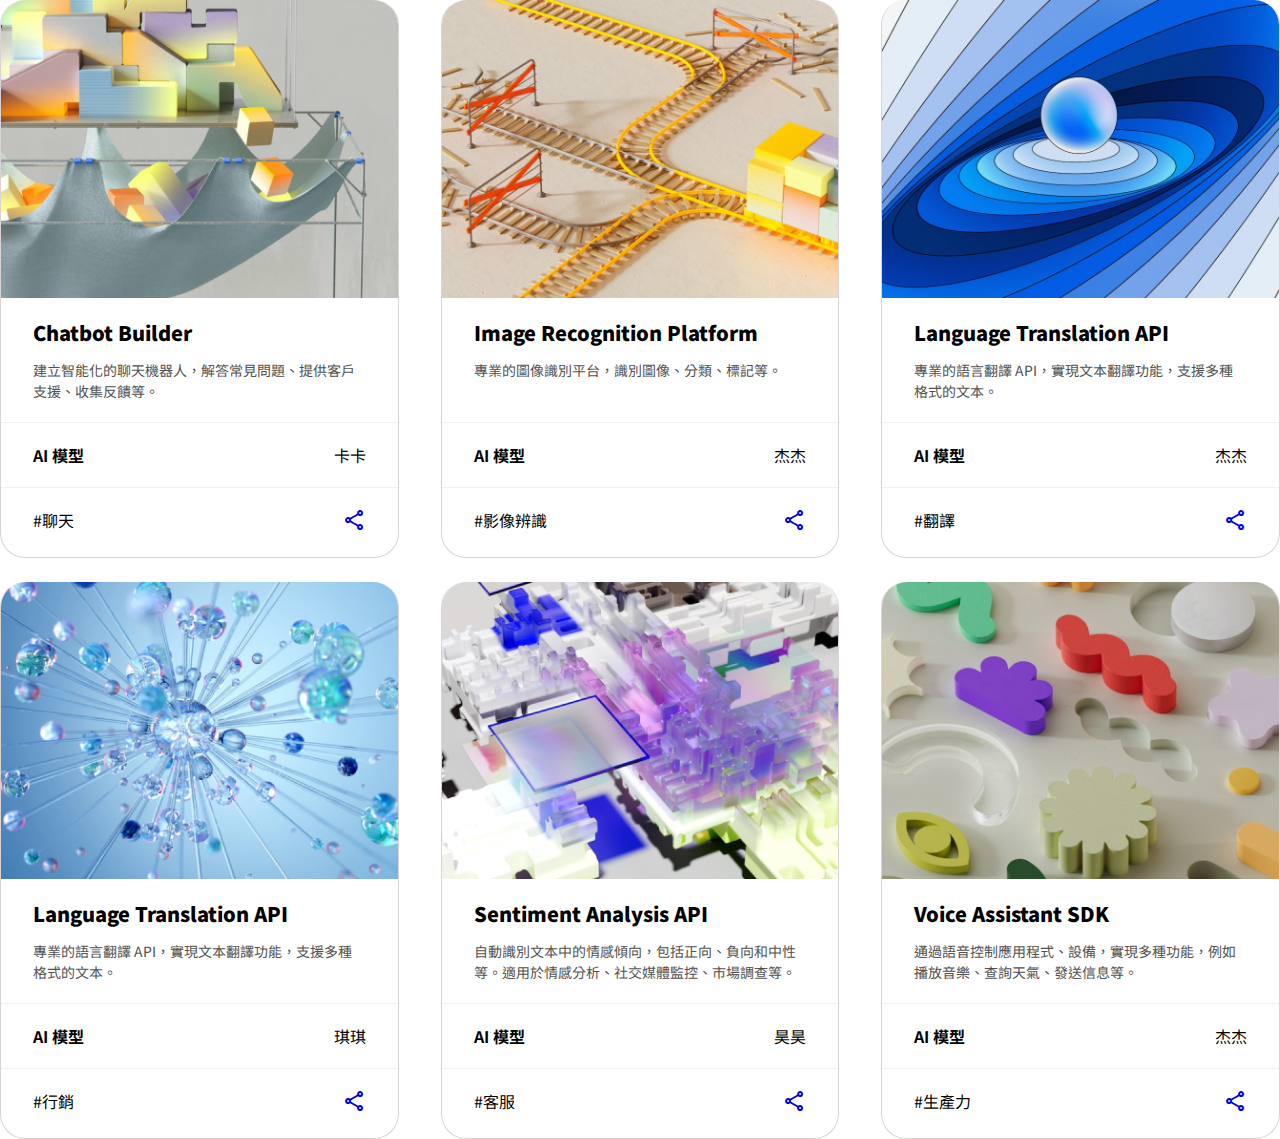
<file: index.html>
<!DOCTYPE html>
<html lang="en">

<head>
  <meta charset="UTF-8">
  <meta name="viewport" content="width=device-width, initial-scale=1.0">
  <meta http-equiv="X-UA-Compatible" content="ie=edge">
  <title>首頁</title>
  <link rel="stylesheet" href="https://fonts.googleapis.com/css2?family=Material+Symbols+Outlined:opsz,wght,FILL,GRAD@48,400,0,0" />
  <link rel="stylesheet" href="./assets/style/all.css">

</head>

<body>
      <div class="container">
      <ul class="d-flex f-wrap justify-content-between">
        <li class="card mb-24 flex-colum">
            <img src="./assets/images/tool1.png" alt="picture-1">            
            <div class="card-padding flex-grow-1">
            <h3 class="fz-20 fw-900 mb-12">Chatbot Builder</h2>
            <p class="fz-14 color-3">建立智能化的聊天機器人，解答常見問題、提供客戶支援、收集反饋等。</p>
            </div>          
            <div class="d-flex justify-content-between card-padding border-top">
                <h3 class="fw-700">AI 模型</h3>
                <p>卡卡</p>
            </div>
            <div class="d-flex justify-content-between card-padding border-top">
                <p>#聊天</p>
                <p><a href="#"><span class="material-symbols-outlined">
                  share
                  </span></a></p>
            </div>            
        </li>
        <li class="card mb-24 flex-colum">
            <img src="./assets/images/tool2.png" alt="picture-2">            
            <div class="card-padding flex-grow-1">
            <h3 class="fz-20 fw-900 mb-12 flex-grow-1">Image Recognition Platform</h2>
            <p class="fz-14 color-3">專業的圖像識別平台，識別圖像、分類、標記等。
            </p>
            </div>
            <div class="d-flex justify-content-between card-padding border-top">
                <h3 class="fw-700">AI 模型</h3>
                <p>杰杰</p>
            </div>
            <div class="d-flex justify-content-between card-padding border-top">
                <p>#影像辨識</p>
                <p><a href="#"><span class="material-symbols-outlined">
                  share
                  </span></a></p>
            </div>           
        </li>
        <li class="card mb-24 flex-colum">
            <img src="./assets/images/tool3.png" alt="picture-3">
            <div class="card-padding flex-grow-1">
            <h3 class="fz-20 fw-900 mb-12">Language Translation API</h2>
            <p class="fz-14 color-3" style="height: 42px;">專業的語言翻譯 API，實現文本翻譯功能，支援多種格式的文本。
            </p>
            </div>
            <div class="d-flex justify-content-between card-padding border-top">
                <h3 class="fw-700">AI 模型</h3>
                <p>杰杰</p>
            </div>
            <div class="d-flex justify-content-between card-padding border-top">
                <p>#翻譯</p>
                <p><a href="#"><span class="material-symbols-outlined">
                  share
                  </span></a></p>
            </div>
        </li>
        <li class="card flex-colum">
            <img src="./assets/images/tool4.png" alt="picture-4">
            <div class="card-padding flex-grow-1">
            <h3 class="fz-20 fw-900 mb-12">Language Translation API</h2>
            <p class="fz-14 color-3">專業的語言翻譯 API，實現文本翻譯功能，支援多種格式的文本。</p>
            </div>
            <div class="d-flex justify-content-between card-padding border-top">
                <h3 class="fw-700">AI 模型</h3>
                <p>琪琪</p>
            </div>
            <div class="d-flex justify-content-between card-padding border-top">
                <p>#行銷</p>
                <p><a href="#"><span class="material-symbols-outlined">
                  share
                  </span></a></p>
            </div>
        </li>
        <li class="card flex-colum">
            <img src="./assets/images/tool5.png" alt="picture-5">
            <div class="card-padding flex-grow-1">
            <h3 class="fz-20 fw-900 mb-12">Sentiment Analysis API</h2>
            <p class="fz-14 color-3">自動識別文本中的情感傾向，包括正向、負向和中性等。適用於情感分析、社交媒體監控、市場調查等。</p>
            </div>
            <div class="d-flex justify-content-between card-padding border-top">
                <h3 class="fw-700">AI 模型</h3>
                <p>昊昊</p>
            </div>
            <div class="d-flex justify-content-between card-padding border-top">
                <p>#客服</p>
                <p><a href="#"><span class="material-symbols-outlined">
                  share
                  </span></a></p>
            </div>
        </li>
        <li class="card flex-colum">
            <img src="./assets/images/tool6.png" alt="picture-6">
            <div class="card-padding flex-grow-1">
            <h3 class="fz-20 fw-900 mb-12">Voice Assistant SDK</h2>
            <p class="fz-14 color-3">通過語音控制應用程式、設備，實現多種功能，例如播放音樂、查詢天氣、發送信息等。</p>
            </div>
            <div class="d-flex justify-content-between card-padding border-top">
                <h3 class="fw-700">AI 模型</h3>
                <p>杰杰</p>
            </div>
            <div class="d-flex justify-content-between card-padding border-top">
                <p>#生產力</p>
                <p><a href="#"><span class="material-symbols-outlined">
                  share
                  </span></a></p>
            </div>
        </li>
    </ul>
    </div>
  <script src="./assets/js/vendors.js"></script>
  <script src="./assets/js/all.js"></script>
</body>

</html>
</file>
<file: assets/style/all.css>
@import url("https://fonts.googleapis.com/css2?family=Noto+Sans+TC:wght@100;300;400;500;700;900&display=swap");
/* http://meyerweb.com/eric/tools/css/reset/ 
   v2.0 | 20110126
   License: none (public domain)
*/
html, body, div, span, applet, object, iframe,
h1, h2, h3, h4, h5, h6, p, blockquote, pre,
a, abbr, acronym, address, big, cite, code,
del, dfn, em, img, ins, kbd, q, s, samp,
small, strike, strong, sub, sup, tt, var,
b, u, i, center,
dl, dt, dd, ol, ul, li,
fieldset, form, label, legend,
table, caption, tbody, tfoot, thead, tr, th, td,
article, aside, canvas, details, embed,
figure, figcaption, footer, header, hgroup,
menu, nav, output, ruby, section, summary,
time, mark, audio, video {
  margin: 0;
  padding: 0;
  border: 0;
  font-size: 100%;
  font: inherit;
  vertical-align: baseline; }

/* HTML5 display-role reset for older browsers */
article, aside, details, figcaption, figure,
footer, header, hgroup, menu, nav, section {
  display: block; }

body {
  line-height: 1; }

ol, ul {
  list-style: none; }

blockquote, q {
  quotes: none; }

blockquote:before, blockquote:after,
q:before, q:after {
  content: '';
  content: none; }

table {
  border-collapse: collapse;
  border-spacing: 0; }

body {
  line-height: 1.5;
  font-family: 'Noto Sans TC', sans-serif; }

img {
  width: 100%;
  height: auto;
  border-radius: 25px 25px 0px 0px;
  display: block; }

.container {
  max-width: 1296px;
  margin: 0 auto; }

.d-flex {
  display: -webkit-box;
  display: -ms-flexbox;
  display: flex; }

.justify-content-between {
  -webkit-box-pack: justify;
      -ms-flex-pack: justify;
          justify-content: space-between; }

.f-wrap {
  -ms-flex-wrap: wrap;
      flex-wrap: wrap; }

.color-3 {
  color: #525252; }

.fz-20 {
  font-size: 20px; }

.fz-14 {
  font-size: 14px; }

.fw-900 {
  font-weight: 900; }

.fw-700 {
  font-weight: 700; }

.card {
  width: 31%;
  border-left: 1px solid #dad3d3;
  border-right: 1px solid #dad3d3;
  border-bottom: 1px solid #dad3d3;
  border-radius: 25px 25px 25px 25px; }

.flex-colum {
  display: -webkit-box;
  display: -ms-flexbox;
  display: flex;
  -webkit-box-orient: vertical;
  -webkit-box-direction: normal;
      -ms-flex-direction: column;
          flex-direction: column; }

.flex-grow-2 {
  -webkit-box-flex: 2;
      -ms-flex-positive: 2;
          flex-grow: 2; }

.flex-grow-1 {
  -webkit-box-flex: 1;
      -ms-flex-positive: 1;
          flex-grow: 1; }

.card-padding {
  padding: 20px 32px; }

.mr-3 {
  margin-right: 24px; }

.mb-40 {
  margin-bottom: 40px; }

.mb-20 {
  margin-bottom: 20px; }

.mb-12 {
  margin-bottom: 12px; }

.mb-24 {
  margin-bottom: 24px; }

.border-top {
  border-top: 1px solid #F2F2F2; }

/*# sourceMappingURL=all.css.map */
</file>
